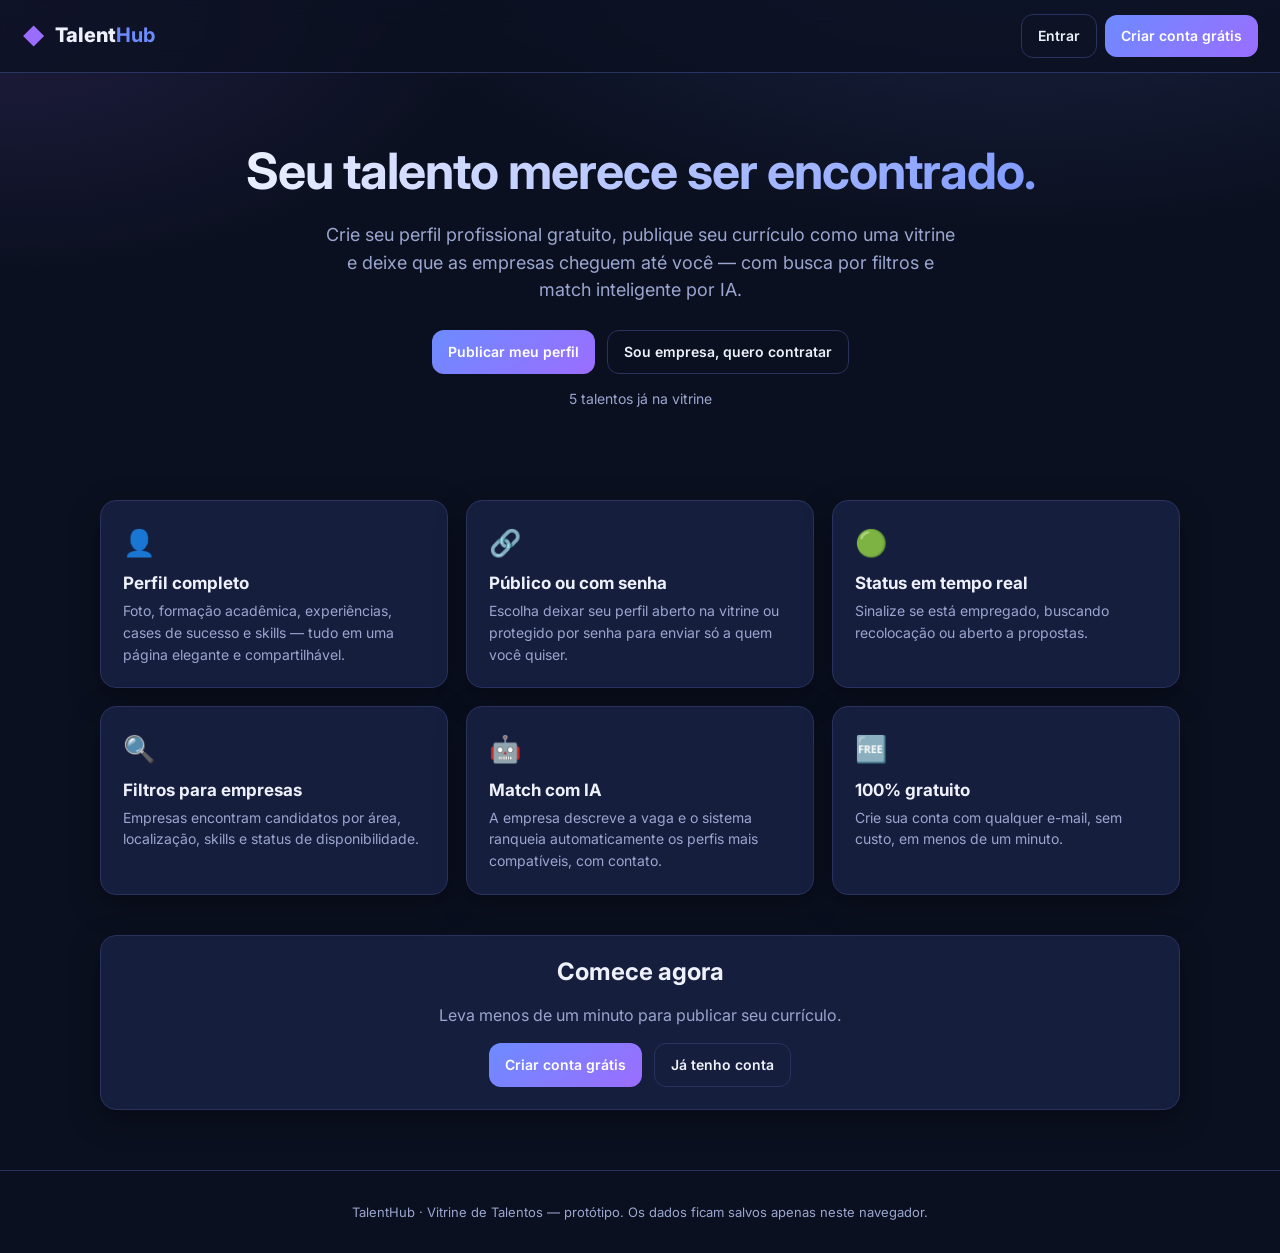
<file: plataforma-talentos/index.html>
<!DOCTYPE html>
<html lang="pt-BR">
<head>
<meta charset="UTF-8" />
<meta name="viewport" content="width=device-width, initial-scale=1.0" />
<title>TalentHub — Vitrine de Talentos</title>
<meta name="description" content="Rede social de currículos: candidatos publicam seu perfil e empresas encontram talentos com filtros e match por IA." />
<link rel="preconnect" href="https://fonts.googleapis.com" />
<link rel="preconnect" href="https://fonts.gstatic.com" crossorigin />
<link href="https://fonts.googleapis.com/css2?family=Inter:wght@400;500;600;700;800&display=swap" rel="stylesheet" />
<link rel="stylesheet" href="css/styles.css" />
</head>
<body>
  <!-- ===== Cabeçalho ===== -->
  <header class="topbar" id="topbar">
    <a href="#/" class="brand" data-nav>
      <span class="brand-mark">◆</span>
      <span>Talent<b>Hub</b></span>
    </a>
    <nav class="topnav" id="topnav"><!-- preenchido por JS --></nav>
  </header>

  <!-- ===== Conteúdo (roteado por JS) ===== -->
  <main id="app" class="app"></main>

  <!-- ===== Rodapé ===== -->
  <footer class="footer">
    <p>TalentHub · Vitrine de Talentos — protótipo. Os dados ficam salvos apenas neste navegador.</p>
  </footer>

  <!-- ===== Toast ===== -->
  <div id="toast" class="toast" role="status" aria-live="polite"></div>

  <script src="js/seed.js"></script>
  <script src="js/app.js"></script>
</body>
</html>
</file>
<file: plataforma-talentos/css/styles.css>
:root{
  --bg:#0b1020;
  --bg-soft:#121933;
  --card:#161e3d;
  --card-2:#1b2650;
  --line:#28335f;
  --text:#eef1fb;
  --muted:#9aa6cf;
  --brand:#6d8bff;
  --brand-2:#9b6dff;
  --ok:#36d399;
  --warn:#fbbf24;
  --bad:#f87171;
  --radius:16px;
  --shadow:0 10px 30px rgba(0,0,0,.35);
}
*{box-sizing:border-box}
html,body{margin:0;padding:0}
body{
  font-family:Inter,system-ui,-apple-system,Segoe UI,Roboto,sans-serif;
  background:radial-gradient(1200px 600px at 80% -10%,rgba(109,139,255,.18),transparent 60%),
             radial-gradient(900px 500px at 0% 0%,rgba(155,109,255,.14),transparent 55%),
             var(--bg);
  color:var(--text);
  min-height:100vh;
  display:flex;flex-direction:column;
  line-height:1.55;
}
a{color:var(--brand);text-decoration:none}
h1,h2,h3{line-height:1.2;margin:0 0 .4em}
small{color:var(--muted)}

/* ===== Topbar ===== */
.topbar{
  position:sticky;top:0;z-index:40;
  display:flex;align-items:center;justify-content:space-between;
  gap:16px;padding:14px 22px;
  background:rgba(11,16,32,.75);backdrop-filter:blur(12px);
  border-bottom:1px solid var(--line);
}
.brand{display:flex;align-items:center;gap:10px;font-weight:800;font-size:20px;color:var(--text)}
.brand b{color:var(--brand)}
.brand-mark{color:var(--brand-2);font-size:22px}
.topnav{display:flex;align-items:center;gap:8px;flex-wrap:wrap}
.topnav a,.topnav button{font-size:14px}
.chip-user{display:flex;align-items:center;gap:8px;padding:6px 10px;border:1px solid var(--line);border-radius:999px;background:var(--card)}
.chip-user img,.chip-user .ava{width:26px;height:26px;border-radius:50%;object-fit:cover;background:var(--brand);display:grid;place-items:center;font-weight:700;font-size:12px;color:#fff}

/* ===== Layout ===== */
.app{flex:1;width:100%;max-width:1120px;margin:0 auto;padding:28px 20px 60px}
.footer{border-top:1px solid var(--line);padding:18px;text-align:center;color:var(--muted);font-size:13px}

/* ===== Botões ===== */
.btn{
  display:inline-flex;align-items:center;gap:8px;justify-content:center;
  border:1px solid var(--line);background:var(--card-2);color:var(--text);
  padding:10px 16px;border-radius:12px;font-weight:600;font-size:14px;cursor:pointer;
  transition:.15s;font-family:inherit;
}
.btn:hover{border-color:var(--brand);transform:translateY(-1px)}
.btn.primary{background:linear-gradient(135deg,var(--brand),var(--brand-2));border:none;color:#fff}
.btn.ghost{background:transparent}
.btn.sm{padding:7px 12px;font-size:13px;border-radius:10px}
.btn.danger{border-color:var(--bad);color:var(--bad)}
.btn.block{width:100%}
.btn:disabled{opacity:.5;cursor:not-allowed}

/* ===== Cards ===== */
.card{background:var(--card);border:1px solid var(--line);border-radius:var(--radius);padding:22px;box-shadow:var(--shadow)}
.grid{display:grid;gap:18px}
.cols-2{grid-template-columns:repeat(2,1fr)}
.cols-3{grid-template-columns:repeat(3,1fr)}
@media(max-width:860px){.cols-2,.cols-3{grid-template-columns:1fr}}

/* ===== Formulários ===== */
label.field{display:block;margin-bottom:14px}
label.field > span{display:block;font-size:13px;color:var(--muted);margin-bottom:6px;font-weight:500}
input,textarea,select{
  width:100%;background:var(--bg-soft);border:1px solid var(--line);color:var(--text);
  padding:11px 13px;border-radius:11px;font-family:inherit;font-size:14px;outline:none;transition:.15s;
}
input:focus,textarea:focus,select:focus{border-color:var(--brand);box-shadow:0 0 0 3px rgba(109,139,255,.2)}
textarea{resize:vertical;min-height:84px}
.row{display:flex;gap:12px;flex-wrap:wrap}
.row > *{flex:1;min-width:160px}
.hint{font-size:12px;color:var(--muted);margin-top:4px}

/* ===== Hero ===== */
.hero{text-align:center;padding:40px 10px 20px}
.hero h1{font-size:clamp(30px,5vw,50px);letter-spacing:-.02em;background:linear-gradient(120deg,#fff,var(--brand));-webkit-background-clip:text;background-clip:text;color:transparent}
.hero p{color:var(--muted);font-size:18px;max-width:640px;margin:14px auto 26px}
.hero .cta{display:flex;gap:12px;justify-content:center;flex-wrap:wrap}
.features{margin-top:44px}
.feature .ico{font-size:26px}
.feature h3{margin-top:10px;font-size:17px}
.feature p{color:var(--muted);font-size:14px;margin:0}

/* ===== Tags / badges ===== */
.tags{display:flex;gap:7px;flex-wrap:wrap}
.tag{background:var(--card-2);border:1px solid var(--line);color:var(--text);padding:4px 11px;border-radius:999px;font-size:12.5px}
.tag.brand{background:rgba(109,139,255,.16);border-color:rgba(109,139,255,.5);color:#c7d2ff}
.badge{display:inline-flex;align-items:center;gap:6px;padding:4px 11px;border-radius:999px;font-size:12.5px;font-weight:600}
.badge::before{content:"";width:8px;height:8px;border-radius:50%;background:currentColor}
.badge.ok{color:var(--ok);background:rgba(54,211,153,.12)}
.badge.warn{color:var(--warn);background:rgba(251,191,36,.12)}
.badge.bad{color:var(--bad);background:rgba(248,113,113,.12)}

/* ===== Perfil ===== */
.profile-head{display:flex;gap:22px;align-items:center;flex-wrap:wrap}
.avatar{width:104px;height:104px;border-radius:24px;object-fit:cover;background:linear-gradient(135deg,var(--brand),var(--brand-2));display:grid;place-items:center;font-size:40px;font-weight:800;color:#fff;flex-shrink:0}
.avatar.lg{width:120px;height:120px}
.section-title{font-size:13px;text-transform:uppercase;letter-spacing:.08em;color:var(--muted);margin:26px 0 12px;font-weight:700}
.timeline-item{border-left:2px solid var(--line);padding:2px 0 16px 16px;position:relative}
.timeline-item::before{content:"";position:absolute;left:-7px;top:4px;width:12px;height:12px;border-radius:50%;background:var(--brand)}
.timeline-item h4{margin:0;font-size:15px}
.timeline-item .meta{color:var(--muted);font-size:13px;margin:2px 0 6px}

/* ===== Lista de candidatos ===== */
.candidate-card{display:flex;flex-direction:column;gap:12px}
.candidate-card .top{display:flex;gap:14px;align-items:center}
.candidate-card .ava{width:56px;height:56px;border-radius:16px;object-fit:cover;background:linear-gradient(135deg,var(--brand),var(--brand-2));display:grid;place-items:center;font-weight:800;color:#fff;font-size:20px;flex-shrink:0}
.candidate-card h3{margin:0;font-size:16px}
.candidate-card .headline{color:var(--muted);font-size:13px}
.match-ring{margin-left:auto;text-align:center;flex-shrink:0}
.match-ring .pct{font-size:20px;font-weight:800;color:var(--brand)}
.match-ring small{font-size:10px;text-transform:uppercase;letter-spacing:.05em}

/* ===== Filtros ===== */
.filters{display:flex;gap:12px;flex-wrap:wrap;align-items:flex-end;margin-bottom:20px}
.filters .field{flex:1;min-width:150px;margin:0}
.filters label.field > span{margin-bottom:4px}

/* ===== Utilidades ===== */
.flex{display:flex;gap:12px;align-items:center}
.between{justify-content:space-between}
.wrap{flex-wrap:wrap}
.mt{margin-top:18px}.mb{margin-bottom:18px}
.center{text-align:center}
.muted{color:var(--muted)}
.divider{height:1px;background:var(--line);margin:18px 0}
.empty{text-align:center;color:var(--muted);padding:50px 20px}
.empty .ico{font-size:40px;display:block;margin-bottom:10px}
.pill-row{display:flex;gap:8px;flex-wrap:wrap}
.removable{display:inline-flex;align-items:center;gap:6px}
.removable button{background:none;border:none;color:var(--muted);cursor:pointer;font-size:15px;padding:0;line-height:1}
.editable-block{border:1px dashed var(--line);border-radius:12px;padding:14px;margin-bottom:12px;position:relative}
.editable-block .rm{position:absolute;top:8px;right:8px}

/* ===== Toast ===== */
.toast{
  position:fixed;left:50%;bottom:30px;transform:translateX(-50%) translateY(20px);
  background:var(--card-2);border:1px solid var(--brand);color:var(--text);
  padding:12px 20px;border-radius:12px;box-shadow:var(--shadow);
  opacity:0;pointer-events:none;transition:.25s;z-index:100;font-size:14px;max-width:90vw;
}
.toast.show{opacity:1;transform:translateX(-50%) translateY(0)}
.toast.err{border-color:var(--bad)}
.toast.ok{border-color:var(--ok)}

/* ===== Match score bar ===== */
.scorebar{height:7px;border-radius:999px;background:var(--bg-soft);overflow:hidden;margin-top:6px}
.scorebar > i{display:block;height:100%;background:linear-gradient(90deg,var(--brand),var(--brand-2))}

/* ===== Auth tabs ===== */
.seg{display:flex;background:var(--bg-soft);border:1px solid var(--line);border-radius:12px;padding:4px;margin-bottom:18px}
.seg button{flex:1;background:none;border:none;color:var(--muted);padding:9px;border-radius:9px;cursor:pointer;font-weight:600;font-family:inherit;font-size:14px}
.seg button.active{background:var(--card-2);color:var(--text)}

.authwrap{max-width:440px;margin:30px auto}
.kv{display:flex;gap:8px;font-size:14px;margin:4px 0}
.kv b{color:var(--muted);font-weight:500;min-width:92px}
</file>
